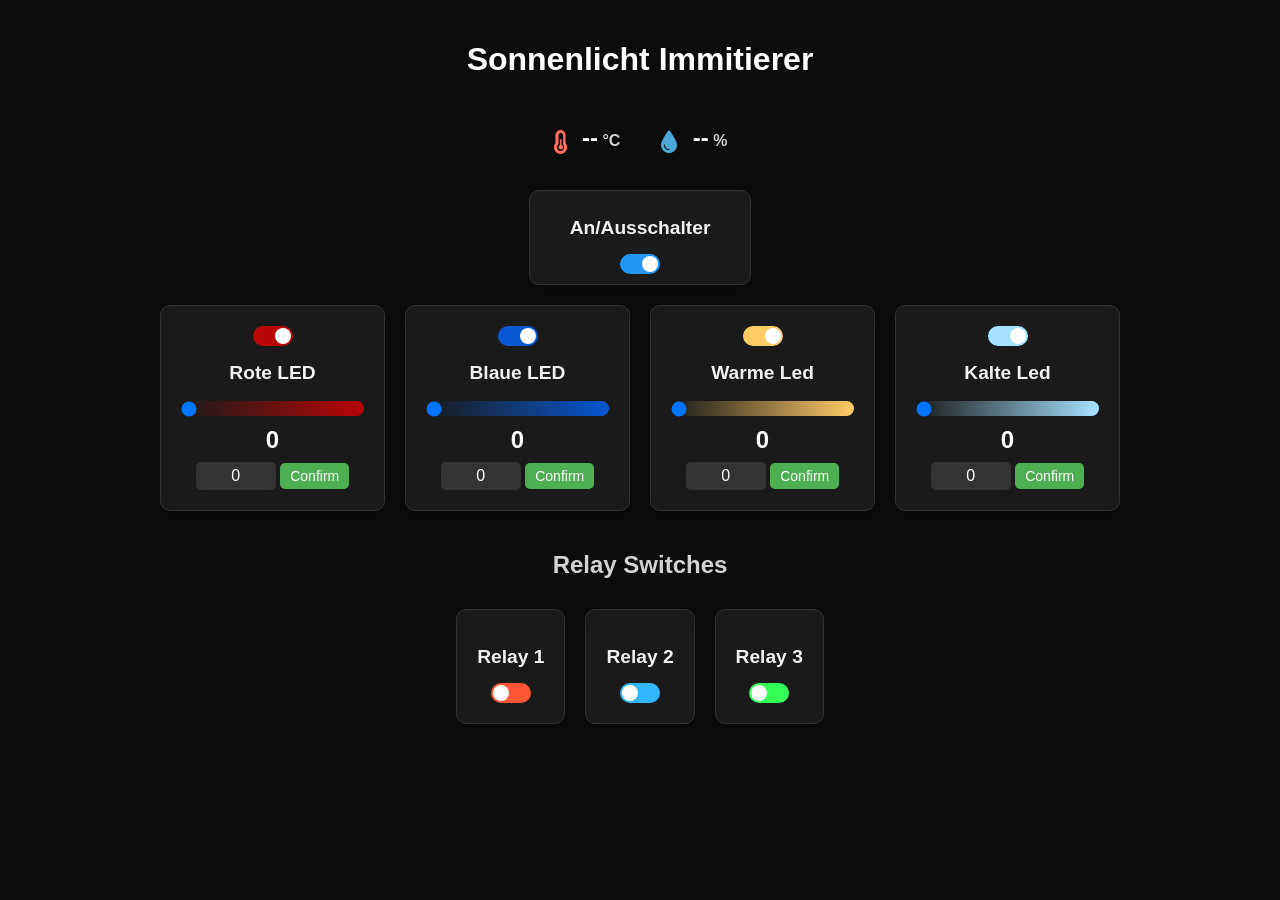
<file: data/index.html>
<!DOCTYPE html>
<html lang="en">

<head>
    <link rel="stylesheet" type="text/css" href="stylesheet.css">
    <link rel="stylesheet" href="https://cdnjs.cloudflare.com/ajax/libs/font-awesome/6.0.0-beta3/css/all.min.css">
    <meta charset="UTF-8">
    <meta name="viewport" content="width=device-width, initial-scale=1.0">
    <title>Sonnenlicht Immitierer</title>
</head>

<body>
    <h1>Sonnenlicht Immitierer</h1>

    <div class="temp-humidity-container">
        <div>
            <p><i class="fas fa-thermometer-half temperature-icon"></i> <span id="temperature">--</span> &deg;C</p>
        </div>
        <div>
            <p><i class="fas fa-tint humidity-icon"></i> <span id="humidity">--</span> %</p>
        </div>
    </div>

    <!-- Global On/Off switch in its own card -->
    <div class="slider-card global-switch-card">
        <div class="switch-container">
            <h2>An/Ausschalter</h2>
            <label class="switch">
                <input type="checkbox" id="globalSwitch" checked>
                <span class="slider"></span>
            </label>
        </div>
    </div>


    <div class="slider-container">
        <!-- Red LED Card -->
        <div class="slider-card">
            <div class="switch-container">
                <label class="switch red-switch">
                    <input type="checkbox" class="slider-toggle" id="redLedSwitch" checked>
                    <span class="slider"></span>
                </label>
            </div>
            <h2>Rote LED</h2>
            <input type="range" min="0" max="255" value="0" class="range-slider" id="redLedSlider">
            <div class="slider-value-display" id="redLedDisplay">0</div>
            <div class="slider-group">
                <input type="number" min="0" max="255" value="0" class="slider-value" id="redLedValue">
                <button class="confirm-btn" id="redLedConfirm">Confirm</button>
            </div>
        </div>

        <!-- Blue LED Card -->
        <div class="slider-card">
            <div class="switch-container">
                <label class="switch blue-switch">
                    <input type="checkbox" class="slider-toggle" id="blueLedSwitch" checked>
                    <span class="slider"></span>
                </label>
            </div>
            <h2>Blaue LED</h2>
            <input type="range" min="0" max="255" value="0" class="range-slider" id="blueLedSlider">
            <div class="slider-value-display" id="blueLedDisplay">0</div>
            <div class="slider-group">
                <input type="number" min="0" max="255" value="0" class="slider-value" id="blueLedValue">
                <button class="confirm-btn" id="blueLedConfirm">Confirm</button>
            </div>
        </div>

        <!-- Warm LED Card -->
        <div class="slider-card">
            <div class="switch-container">
                <label class="switch warm-switch">
                    <input type="checkbox" class="slider-toggle" id="warmLedSwitch" checked>
                    <span class="slider"></span>
                </label>
            </div>
            <h2>Warme Led</h2>
            <input type="range" min="0" max="255" value="0" class="range-slider" id="warmLedSlider">
            <div class="slider-value-display" id="warmLedDisplay">0</div>
            <div class="slider-group">
                <input type="number" min="0" max="255" value="0" class="slider-value" id="warmLedValue">
                <button class="confirm-btn" id="warmLedConfirm">Confirm</button>
            </div>
        </div>

        <!-- Cool LED Card -->
        <div class="slider-card">
            <div class="switch-container">
                <label class="switch cool-switch">
                    <input type="checkbox" class="slider-toggle" id="coolLedSwitch" checked>
                    <span class="slider"></span>
                </label>
            </div>
            <h2>Kalte Led</h2>
            <input type="range" min="0" max="255" value="0" class="range-slider" id="coolLedSlider">
            <div class="slider-value-display" id="coolLedDisplay">0</div>
            <div class="slider-group">
                <input type="number" min="0" max="255" value="0" class="slider-value" id="coolLedValue">
                <button class="confirm-btn" id="coolLedConfirm">Confirm</button>
            </div>
        </div>
    </div>

    <div class="relay-switches">
        <h2>Relay Switches</h2>
        <div class="relay-switches-container">
            <div class="slider-card relay1-switch">
                <h2>Relay 1</h2>
                <label class="switch">
                    <input type="checkbox" id="relay1Switch">
                    <span class="slider"></span>
                </label>
            </div>
            <div class="slider-card relay2-switch">
                <h2>Relay 2</h2>
                <label class="switch">
                    <input type="checkbox" id="relay2Switch">
                    <span class="slider"></span>
                </label>
            </div>
            <div class="slider-card relay3-switch">
                <h2>Relay 3</h2>
                <label class="switch">
                    <input type="checkbox" id="relay3Switch">
                    <span class="slider"></span>
                </label>
            </div>
        </div>
    </div>

    <script src="script.js"></script>
</body>


</html>
</file>
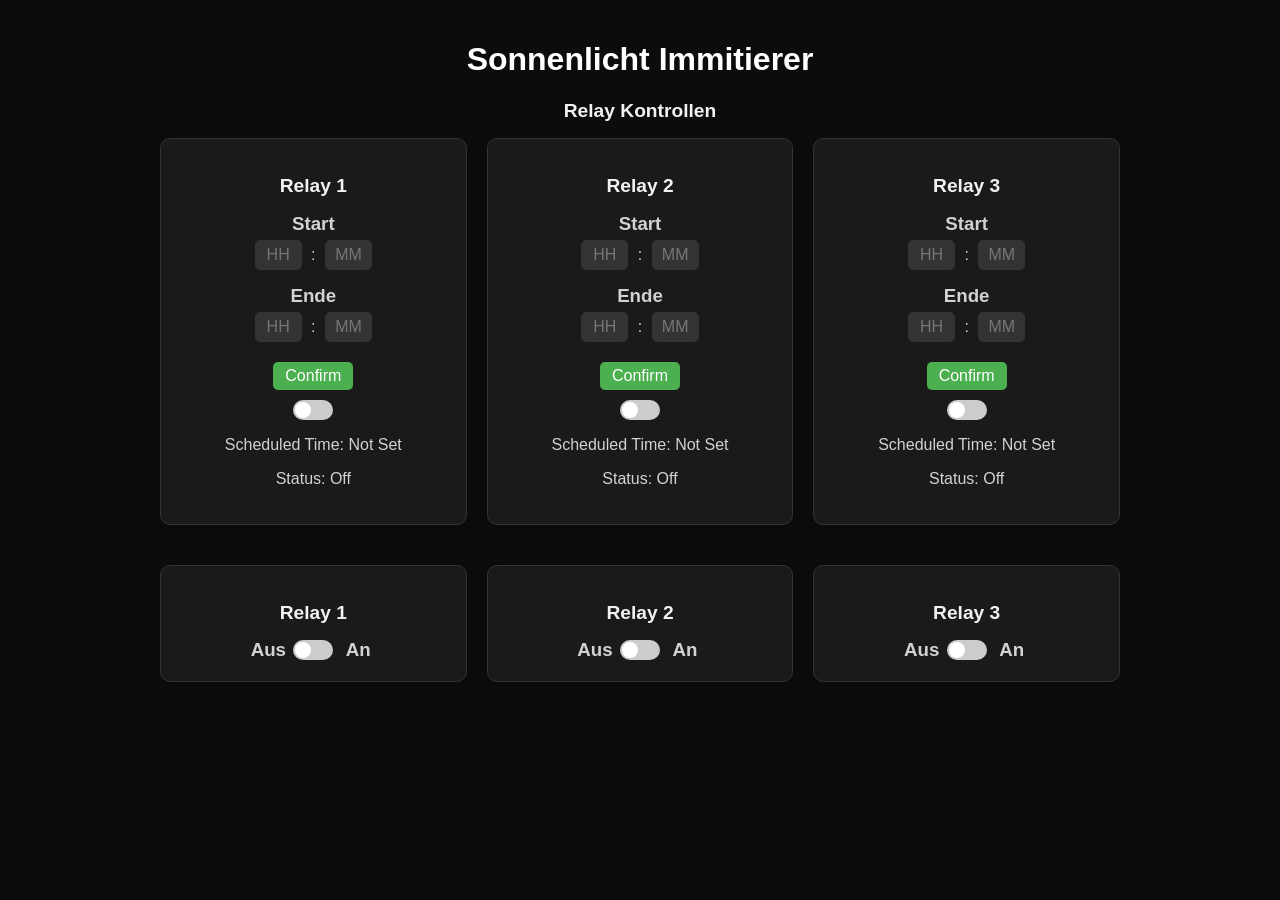
<file: data/data/index.html>
<!DOCTYPE html>
<html lang="en">

<head>
    <link rel="stylesheet" type="text/css" href="stylesheet.css">
    <link rel="stylesheet" href="https://cdnjs.cloudflare.com/ajax/libs/font-awesome/6.0.0-beta3/css/all.min.css">
    <meta charset="UTF-8">
    <meta name="viewport" content="width=device-width, initial-scale=1.0">
    <title>Sonnenlicht Immitierer</title>
</head>

<body>
    <h1>Sonnenlicht Immitierer</h1>
    <h2>Relay Kontrollen</h2>
    <div class="relay-switches-container">
        <!-- Relay 1 Time Control -->
        <div class="relay-card">
            <h2>Relay 1</h2>
            <div class="relay-time-input-container">
                <div class="relay-time-input">
                    <div class="time-group">
                        <div>
                            <h3>Start</h3>
                        </div>
                        <div>
                            <input type="number" min="0" max="23" class="relay-time-hours" id="relay1StartHours"
                                placeholder="HH" onkeyup="validateInputMinMax(this)">
                            <span>:</span>
                            <input type="number" min="0" max="59" class="relay-time-minutes" id="relay1StartMinutes"
                                placeholder="MM" onkeyup="validateInputMinMax(this)">
                        </div>
                    </div>
                    <div class="time-group">
                        <div>
                            <h3>Ende</h3>
                        </div>
                        <div>
                            <input type="number" min="0" max="23" class="relay-time-hours" id="relay1EndHours"
                                placeholder="HH" onkeyup="validateInputMinMax(this)">
                            <span>:</span>
                            <input type="number" min="0" max="59" class="relay-time-minutes" id="relay1EndMinutes"
                                placeholder="MM" onkeyup="validateInputMinMax(this)">
                        </div>
                    </div>
                </div>
                <button class="confirm-btn" id="relay1TimeConfirm">Confirm</button>
            </div>
            <label class="switch">
                <input type="checkbox" class="slider-toggle" id="relay1TimeSwitch">
                <span class="slider"></span>
            </label>
            <div id="relay1Schedule">
                <p>Scheduled Time: <span id="relay1TimeDisplay">Not Set</span></p>
                <p>Status: <span id="relay1StatusDisplay">Off</span></p>
            </div>
        </div>

        <!-- Relay 2 Time Control -->
        <div class="relay-card">
            <h2>Relay 2</h2>
            <div class="relay-time-input-container">
                <div class="relay-time-input">
                    <div class="time-group">
                        <div>
                            <h3>Start</h3>
                        </div>
                        <div>
                            <input type="number" min="0" max="23" class="relay-time-hours" id="relay2StartHours"
                                placeholder="HH" onkeyup="validateInputMinMax(this)">
                            <span>:</span>
                            <input type="number" min="0" max="59" class="relay-time-minutes" id="relay2StartMinutes"
                                placeholder="MM" onkeyup="validateInputMinMax(this)">
                        </div>
                    </div>
                    <div class="time-group">
                        <div>
                            <h3>Ende</h3>
                        </div>
                        <div>
                            <input type="number" min="0" max="23" class="relay-time-hours" id="relay2EndHours"
                                placeholder="HH" onkeyup="validateInputMinMax(this)">
                            <span>:</span>
                            <input type="number" min="0" max="59" class="relay-time-minutes" id="relay2EndMinutes"
                                placeholder="MM" onkeyup="validateInputMinMax(this)">
                        </div>
                    </div>
                </div>
                <button class="confirm-btn" id="relay2TimeConfirm">Confirm</button>
            </div>
            <label class="switch">
                <input type="checkbox" class="slider-toggle" id="relay2TimeSwitch">
                <span class="slider"></span>
            </label>
            <div id="relay2Schedule">
                <p>Scheduled Time: <span id="relay2TimeDisplay">Not Set</span></p>
                <p>Status: <span id="relay2StatusDisplay">Off</span></p>
            </div>
        </div>

        <!-- Relay 3 Time Control -->
        <div class="relay-card">
            <h2>Relay 3</h2>
            <div class="relay-time-input-container">
                <div class="relay-time-input">
                    <div class="time-group">
                        <div>
                            <h3>Start</h3>
                        </div>
                        <div>
                            <input type="number" min="0" max="23" class="relay-time-hours" id="relay3StartHours"
                                placeholder="HH" onkeyup="validateInputMinMax(this)">
                            <span>:</span>
                            <input type="number" min="0" max="59" class="relay-time-minutes" id="relay3StartMinutes"
                                placeholder="MM" onkeyup="validateInputMinMax(this)">
                        </div>
                    </div>
                    <div class="time-group">
                        <div>
                            <h3>Ende</h3>
                        </div>
                        <div>
                            <input type="number" min="0" max="23" class="relay-time-hours" id="relay3EndHours"
                                placeholder="HH" onkeyup="validateInputMinMax(this)">
                            <span>:</span>
                            <input type="number" min="0" max="59" class="relay-time-minutes" id="relay3EndMinutes"
                                placeholder="MM" onkeyup="validateInputMinMax(this)">
                        </div>
                    </div>
                </div>
                <button class="confirm-btn" id="relay3TimeConfirm">Confirm</button>
            </div>
            <label class="switch">
                <input type="checkbox" class="slider-toggle" id="relay3TimeSwitch">
                <span class="slider"></span>
            </label>
            <div id="relay3Schedule">
                <p>Scheduled Time: <span id="relay3TimeDisplay">Not Set</span></p>
                <p>Status: <span id="relay3StatusDisplay">Off</span></p>
            </div>
        </div>
    </div>

    <!--Relay Switches -->
    <div class="relay-switches-container">
        <!-- Relay 1 -->
        <div class="relay-card">
            <h2>Relay 1 </h2>
            <div class="timer-picker">
                <div class="timer-text">
                    <h3>Aus</h3>
                </div>
                <div class="switch-container">
                    <label class="switch">
                        <input type="checkbox" class="slider-toggle" id="relay1Switch">
                        <span class="slider"></span>
                    </label>
                </div>
                <div class="timer-text">
                    <h3>An</h3>
                </div>
            </div>
        </div>
        <!-- Relay 2 -->
        <div class="relay-card">
            <h2>Relay 2</h2>
            <div class="timer-picker">
                <div class="timer-text">
                    <h3>Aus</h3>
                </div>
                <div class="switch-container">
                    <label class="switch">
                        <input type="checkbox" class="slider-toggle" id="relay2Switch">
                        <span class="slider"></span>
                    </label>
                </div>
                <div class="timer-text">
                    <h3>An</h3>
                </div>
            </div>
        </div>
        <!-- Relay 3 -->
        <div class="relay-card">
            <h2>Relay 3</h2>
            <div class="timer-picker">
                <div class="timer-text">
                    <h3>Aus</h3>
                </div>
                <div class="switch-container">
                    <label class="switch">
                        <input type="checkbox" class="slider-toggle" id="relay3Switch">
                        <span class="slider"></span>
                    </label>
                </div>
                <div class="timer-text">
                    <h3>An</h3>
                </div>
            </div>
        </div>
    </div>

    <script src="script.js"></script>
</body>

</html>
</file>
<file: data/stylesheet.css>
/* Global Styling */
html {
  font-family: Arial, Helvetica, sans-serif;
  text-align: center;
  color: #D2D2D2;
}

body {
  background-color: #0C0C0C;
  margin: auto;
  width: 75%;
  padding: 20px;
}

h1 {
  color: #FFFFFF;
  margin-bottom: 30px;
}

/* Temperature and Humidity Container */
.temp-humidity-container {
  display: flex;
  justify-content: center;
  font-weight: bold;
  gap: 40px;
  margin-bottom: 20px;
}

.temp-humidity-container .temperature-icon {
  color: #FF6F61;
  font-size: 1.5em;
  margin-right: 10px;
  vertical-align: middle;
}

.temp-humidity-container .humidity-icon {
  color: #4DA8DA;
  font-size: 1.5em;
  margin-right: 10px;
  vertical-align: middle;
}

.temp-humidity-container span {
  color: #FFFFFF;
  font-size: 1.5em;
  font-weight: bold;
}

/* Slider Container */
.slider-container {
  display: grid;
  grid-template-columns: repeat(auto-fit, minmax(250px, 1fr));
  gap: 20px;
  justify-content: center;
  margin: 0 auto 40px auto;
}

/* Media Queries */
@media (min-width: 768px) {
  .slider-container {
    grid-template-columns: repeat(2, 1fr);
  }
}

@media (min-width: 1200px) {
  .slider-container {
    grid-template-columns: repeat(4, 1fr);
  }
}

/* Slider Card */
.slider-card {
  background-color: #1a1a1a;
  padding: 20px;
  border-radius: 10px;
  box-shadow: 0 4px 8px rgba(0, 0, 0, 0.2);
  border: 1px solid #333;
  display: flex;
  flex-direction: column;
  align-items: center;
}

.slider-card h2 {
  margin-bottom: 15px;
  color: #f1f1f1;
  font-size: 1.2em;
}

/* Range Slider Styling */
.range-slider {
  -webkit-appearance: none;
  width: 100%;
  height: 15px;
  border-radius: 10px;
  background: #d9d9d9;
  outline: none;
}

.range-slider::-webkit-slider-thumb,
.range-slider::-moz-range-thumb {
  -webkit-appearance: none;
  width: 20px;
  height: 20px;
  border-radius: 50%;
  background-color: #fff;
  border: 2px solid #333;
  cursor: pointer;
  box-shadow: 0 0 5px rgba(0, 0, 0, 0.5);
}

/* Individual Slider Styles */
#redLedSlider {
  background: linear-gradient(to right, transparent, #b80606);
}

#blueLedSlider {
  background: linear-gradient(to right, transparent, #0758d1);
}

#warmLedSlider {
  background: linear-gradient(to right, transparent, #ffcc66);
}

#coolLedSlider {
  background: linear-gradient(to right, transparent, #a6e3ff);
}

.switch {
  position: relative;
  display: inline-block;
  width: 40px;
  height: 20px;
}

.switch input {
  opacity: 0;
  width: 0;
  height: 0;
}

.slider {
  position: absolute;
  cursor: pointer;
  top: 0;
  left: 0;
  right: 0;
  bottom: 0;
  background-color: #ccc;
  transition: 0.4s;
  border-radius: 34px;
}

.slider:before {
  position: absolute;
  content: "";
  height: 16px;
  width: 16px;
  left: 2px;
  bottom: 2px;
  background-color: white;
  transition: 0.4s;
  border-radius: 50%;
}

input:checked+.slider {
  background-color: #2196F3;
}

input:checked+.slider:before {
  transform: translateX(20px);
}

/* Red Switch */
.red-switch .slider {
  background-color: #4c4c4c;
}

.red-switch input:checked+.slider {
  background-color: #b80606;
}

/* Blue Switch */
.blue-switch .slider {
  background-color: #4c4c4c;
}

.blue-switch input:checked+.slider {
  background-color: #0758d1;
}

/* Warm Switch */
.warm-switch .slider {
  background-color: #4c4c4c;
}

.warm-switch input:checked+.slider {
  background-color: #ffcc66;
}

/* Cool Switch */
.cool-switch .slider {
  background-color: #4c4c4c;
}

.cool-switch input:checked+.slider {
  background-color: #a6e3ff;
}

/* Slider Value Styling */
.slider-value {
  width: 70px;
  padding: 5px;
  text-align: center;
  background-color: #333;
  color: #fff;
  border: none;
  border-radius: 5px;
  font-size: 1em;
}

.slider-value:focus {
  outline: none;
  background-color: #444;
}

input::-webkit-outer-spin-button,
input::-webkit-inner-spin-button {
  -webkit-appearance: none;
  margin: 0;
}

input[type=number] {
  -moz-appearance: textfield;
}

/* Slider Value Display */
.slider-value-display {
  color: white;
  font-size: 1.5em;
  margin: 8px 0;
  text-align: center;
  font-weight: bold;
  border: none;
  background: none;
  padding: 0;
  width: auto;
  box-shadow: none;
}

/* Confirm Button */
.confirm-btn {
  background-color: #4CAF50;
  color: white;
  border: none;
  padding: 5px 10px;
  text-align: center;
  display: inline-block;
  font-size: 14px;
  border-radius: 5px;
  cursor: pointer;
  transition: background-color 0.3s ease;
}

.confirm-btn:hover {
  background-color: #45a049;
}

/* Global Switch Card */
.global-switch-card {
  margin: 20px auto;
  width: 200px;
  padding: 10px;
}

.global-switch-card .slider {
  background-color: #ccc;
}

/* Relay Switches */
.relay-switches-container {
  display: flex;
  justify-content: center;
  gap: 20px;
  margin-top: 30px;
}

.relay1-switch .slider {
  background-color: #ff5733;
}

.relay1-switch input:checked+.slider {
  background-color: #ff7b59;
}

.relay2-switch .slider {
  background-color: #33b5ff;
}

.relay2-switch input:checked+.slider {
  background-color: #66ccff;
}

.relay3-switch .slider {
  background-color: #33ff57;
}

.relay3-switch input:checked+.slider {
  background-color: #66ff85;
}

/* Mozilla Fix */
@-moz-document url-prefix() {
  .switch {
    width: 40px;
    height: 20px;
  }

  .slider:before {
    height: 16px;
    width: 16px;
  }

  input:checked+.slider:before {
    transform: translateX(20px);
  }
}
</file>
<file: data/data/stylesheet.css>
html {
    font-family: Arial, Helvetica, sans-serif;
    text-align: center;
    color: #D2D2D2;
}

body {
    background-color: #0C0C0C;
    margin: auto;
    width: 75%;
    padding: 20px;
}

h1 {
    color: #FFFFFF;
}

h2 {
    color: #f1f1f1;
    font-size: 1.2em;
}

h3 {
    margin: 0;
}

.relay-time-hours,
.relay-time-minutes {
    margin: 5px;
}

.slider-switch-card {
    margin: 20px auto;
    width: 150px;
    padding: 10px;
    display: flex;
    flex-direction: column;
    align-items: center;
}

.slider-switch-card h2 {
    margin: 0 0 10px 0;
}

.switch-container {
    width: auto;
    /* No fixed width for the switch, so it centers properly */
    display: flex;
    justify-content: center;
    /* Center the switch itself */
}

.temp-humidity-container {
    display: flex;
    justify-content: center;
    font-weight: bold;
    gap: 40px;
}

.temp-humidity-container .temperature-icon,
.temp-humidity-container .humidity-icon {
    font-size: 1.5em;
    margin-right: 10px;
    vertical-align: middle;
}

.temp-humidity-container .temperature-icon {
    color: #FF6F61;
}

.temp-humidity-container .humidity-icon {
    color: #4DA8DA;
}

.temp-humidity-container span {
    color: #FFFFFF;
    font-size: 1.5em;
    font-weight: bold;
}

.slider-container,
.relay-switches-container {
    display: grid;
    grid-template-columns: repeat(auto-fit, minmax(250px, 1fr));
    gap: 20px;
    justify-content: center;
    margin: 0 auto 40px auto;
}

@media (min-width: 768px) {
    .slider-container {
        grid-template-columns: repeat(2, 1fr);
    }

    .relay-switches-container {
        grid-template-columns: repeat(3, 1fr);
    }
}

@media (min-width: 1200px) {
    .slider-container {
        grid-template-columns: repeat(4, 1fr);
    }

    .relay-switches-container {
        grid-template-columns: repeat(3, 1fr);
    }
}

.slider-card,
.relay-card {
    background-color: #1a1a1a;
    padding: 20px;
    border-radius: 10px;
    box-shadow: 0 4px 8px rgba(0, 0, 0, 0.2);
    border: 1px solid #333;
    display: flex;
    flex-direction: column;
    align-items: center;
}

.range-slider {
    -webkit-appearance: none;
    width: 100%;
    height: 15px;
    border-radius: 10px;
    background: #d9d9d9;
    outline: none;
}

.range-slider::-webkit-slider-thumb {
    -webkit-appearance: none;
    width: 20px;
    height: 20px;
    border-radius: 50%;
    background-color: #fff;
    border: 2px solid #333;
    cursor: pointer;
    box-shadow: 0 0 5px rgba(0, 0, 0, 0.5);
}

.range-slider::-moz-range-thumb {
    width: 16px;
    height: 16px;
    border-radius: 50%;
    background-color: #fff;
    border: 2px solid #333;
    cursor: pointer;
    box-shadow: 0 0 5px rgba(0, 0, 0, 0.5);
}

#redLedSlider {
    background: linear-gradient(to right, transparent, #b80606);
}

#blueLedSlider {
    background: linear-gradient(to right, transparent, #0758d1);
}

#warmLedSlider {
    background: linear-gradient(to right, transparent, #ffcc66);
}

#coolLedSlider {
    background: linear-gradient(to right, transparent, #a6e3ff);
}

.switch {
    position: relative;
    display: inline-block;
    width: 40px;
    height: 20px;
}

.switch input {
    opacity: 0;
    width: 0;
    height: 0;
}

.slider {
    position: absolute;
    cursor: pointer;
    top: 0;
    left: 0;
    right: 0;
    bottom: 0;
    background-color: #ccc;
    transition: 0.4s;
    border-radius: 34px;
}

.slider:before {
    position: absolute;
    content: "";
    height: 16px;
    width: 16px;
    left: 2px;
    bottom: 2px;
    background-color: white;
    transition: 0.4s;
    border-radius: 50%;
}

input:checked+.slider {
    background-color: #2196F3;
}

input:checked+.slider:before {
    transform: translateX(20px);
}

/* Switch colors */
.red-switch .slider {
    background-color: #4c4c4c;
}

.red-switch input:checked+.slider {
    background-color: #b80606;
}

.blue-switch .slider {
    background-color: #4c4c4c;
}

.blue-switch input:checked+.slider {
    background-color: #0758d1;
}

.warm-switch .slider {
    background-color: #4c4c4c;
}

.warm-switch input:checked+.slider {
    background-color: #ffcc66;
}

.cool-switch .slider {
    background-color: #4c4c4c;
}

.cool-switch input:checked+.slider {
    background-color: #a6e3ff;
}

/* Input field styles (number inputs only) */
input[type="number"] {
    width: 70px;
    padding: 5px;
    text-align: center;
    background-color: #333;
    /* Background for input fields */
    color: #f1f1f1;
    border: 1px solid #333;
    border-radius: 5px;
    font-size: 1em;
}

input[type="number"]:focus {
    outline: none;
    border-color: #2196F3;
    /* Blue border on focus */
    background-color: #444;
    /* Slightly darker background on focus */
}

.relay-time-input input[type="number"] {
    width: 35px;
}

input::-webkit-outer-spin-button,
input::-webkit-inner-spin-button {
    -webkit-appearance: none;
    margin: 0;
}

input[type=number] {
    -moz-appearance: textfield;
}

.slider-value-display {
    color: white;
    font-size: 1.5em;
    margin: 8px 0;
    text-align: center;
    font-weight: bold;
    border: none;
    background: none;
    padding: 0;
    width: auto;
    box-shadow: none;
}

.confirm-btn {
    width: 80px;
    padding: 5px;
    font-size: 1em;
    color: white;
    text-align: center;
    background-color: #4CAF50;
    border: none;
    border-radius: 5px;
    display: inline-block;
    cursor: pointer;
    transition: background-color 0.3s ease;
}

.confirm-btn:hover {
    background-color: #45a049;
}

/* Relay Input styles */
.relay-time-input-container {
    display: flex;
    flex-direction: column;
    align-items: center;
    margin-bottom: 10px;
}

.relay-time-input {
    display: flex;
    flex-direction: column;
    align-items: center;
    justify-content: center;
    margin-bottom: 5px;
}

.time-group {
    display: flex;
    align-items: center;
    margin-bottom: 10px;
    flex-direction: column;
}

/* Hide number spinners in Chrome and Firefox */
.relay-time-input input::-webkit-outer-spin-button,
.relay-time-input input::-webkit-inner-spin-button {
    -webkit-appearance: none;
    margin: 0;
}

.relay-time-input input[type="number"] {
    -moz-appearance: textfield;
}

.timer-picker {
    display: flex;
    align-items: center;
    justify-content: center;
}

.timer-text {
    width: 50px;
    /* Equal width for "Aus" and "An" containers */
    text-align: center;
    /* Ensure the text is centered inside its container */
}

.confirmed {
    background-color: #4CAF50;
    color: white;
    transition: all 0.3s ease;
}
</file>
